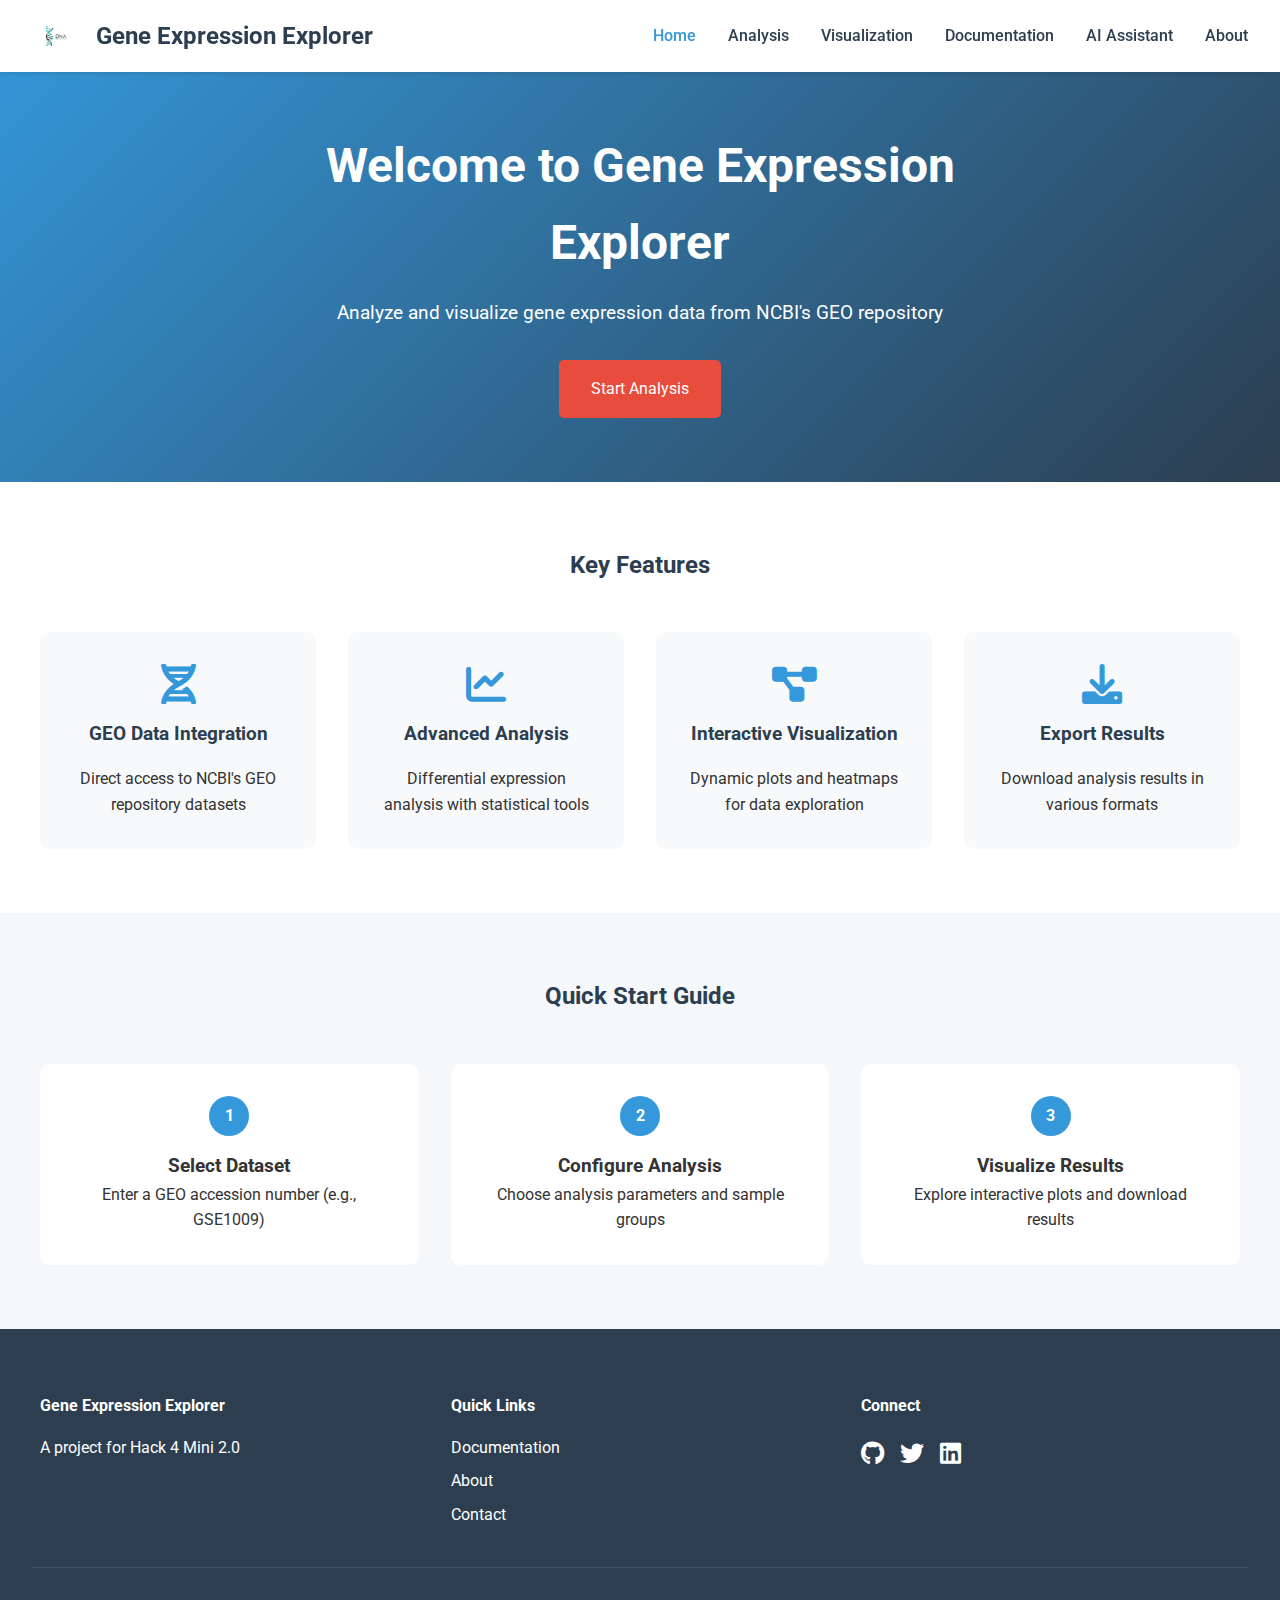
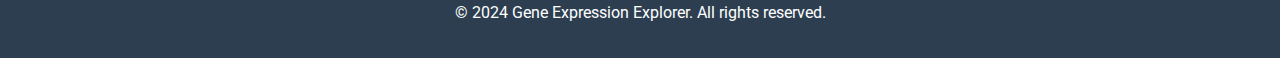
<file: frontend/index.html>
<!DOCTYPE html>
<html lang="en">
<head>
    <meta charset="UTF-8">
    <meta name="viewport" content="width=device-width, initial-scale=1.0">
    <title>Gene Expression Explorer</title>
    <link rel="stylesheet" href="styles.css">
    <link href="https://fonts.googleapis.com/css2?family=Roboto:wght@300;400;500;700&display=swap" rel="stylesheet">
    <link rel="stylesheet" href="https://cdnjs.cloudflare.com/ajax/libs/font-awesome/6.0.0/css/all.min.css">
</head>
<body>
    <nav class="navbar">
        <div class="logo">
            <img src="images/dnalogo.jpg" alt="DNA Logo">
            <span>Gene Expression Explorer</span>
        </div>
        <ul class="nav-links">
            <li><a href="index.html" class="active">Home</a></li>
            <li><a href="analysis.html">Analysis</a></li>
            <li><a href="visualization.html">Visualization</a></li>
            <li><a href="documentation.html">Documentation</a></li>
            <li><a href="assistant.html">AI Assistant</a></li>
            <li><a href="about.html">About</a></li>
        </ul>
    </nav>

    <header class="hero">
        <div class="hero-content">
            <h1>Welcome to Gene Expression Explorer</h1>
            <p>Analyze and visualize gene expression data from NCBI's GEO repository</p>
            <a href="analysis.html" class="cta-button">Start Analysis</a>
        </div>
    </header>

    <main>
        <section class="features">
            <h2>Key Features</h2>
            <div class="feature-grid">
                <div class="feature-card">
                    <i class="fas fa-dna"></i>
                    <h3>GEO Data Integration</h3>
                    <p>Direct access to NCBI's GEO repository datasets</p>
                </div>
                <div class="feature-card">
                    <i class="fas fa-chart-line"></i>
                    <h3>Advanced Analysis</h3>
                    <p>Differential expression analysis with statistical tools</p>
                </div>
                <div class="feature-card">
                    <i class="fas fa-project-diagram"></i>
                    <h3>Interactive Visualization</h3>
                    <p>Dynamic plots and heatmaps for data exploration</p>
                </div>
                <div class="feature-card">
                    <i class="fas fa-download"></i>
                    <h3>Export Results</h3>
                    <p>Download analysis results in various formats</p>
                </div>
            </div>
        </section>

        <section class="quick-start">
            <h2>Quick Start Guide</h2>
            <div class="steps">
                <div class="step">
                    <div class="step-number">1</div>
                    <h3>Select Dataset</h3>
                    <p>Enter a GEO accession number (e.g., GSE1009)</p>
                </div>
                <div class="step">
                    <div class="step-number">2</div>
                    <h3>Configure Analysis</h3>
                    <p>Choose analysis parameters and sample groups</p>
                </div>
                <div class="step">
                    <div class="step-number">3</div>
                    <h3>Visualize Results</h3>
                    <p>Explore interactive plots and download results</p>
                </div>
            </div>
        </section>
    </main>

    <footer>
        <div class="footer-content">
            <div class="footer-section">
                <h4>Gene Expression Explorer</h4>
                <p>A project for Hack 4 Mini 2.0</p>
            </div>
            <div class="footer-section">
                <h4>Quick Links</h4>
                <ul>
                    <li><a href="documentation.html">Documentation</a></li>
                    <li><a href="about.html">About</a></li>
                    <li><a href="#contact">Contact</a></li>
                </ul>
            </div>
            <div class="footer-section">
                <h4>Connect</h4>
                <div class="social-links">
                    <a href="#"><i class="fab fa-github"></i></a>
                    <a href="#"><i class="fab fa-twitter"></i></a>
                    <a href="#"><i class="fab fa-linkedin"></i></a>
                </div>
            </div>
        </div>
        <div class="footer-bottom">
            <p>&copy; 2024 Gene Expression Explorer. All rights reserved.</p>
        </div>
    </footer>

    <script src="js/script.js"></script>
</body>
</html>
</file>
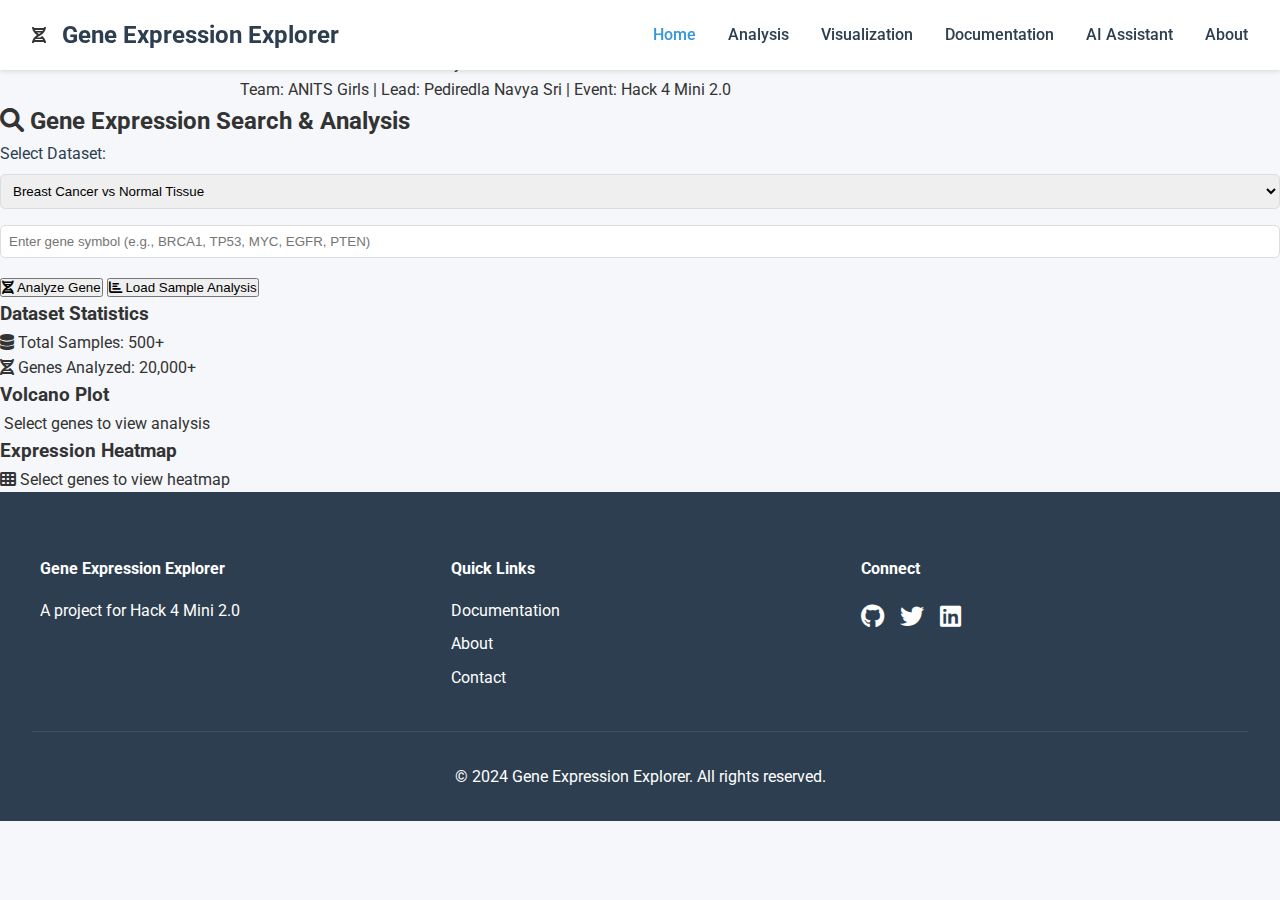
<file: frontend/dumy.html>
<!DOCTYPE html>
<html lang="en">
<head>
    <meta charset="UTF-8">
    <meta name="viewport" content="width=device-width, initial-scale=1.0">
    <title>Gene Expression Explorer</title>
    <link rel="stylesheet" href="styles.css">
    <link href="https://fonts.googleapis.com/css2?family=Roboto:wght@300;400;500;700&family=Montserrat:wght@600;700&display=swap" rel="stylesheet">
    <link rel="stylesheet" href="https://cdnjs.cloudflare.com/ajax/libs/font-awesome/6.0.0/css/all.min.css">
</head>
<body>
    <nav class="navbar">
        <div class="logo">
            <i class="fas fa-dna dna-icon"></i>
            <span>Gene Expression Explorer</span>
        </div>
        <ul class="nav-links">
            <li><a href="index.html" class="active">Home</a></li>
            <li><a href="analysis.html">Analysis</a></li>
            <li><a href="visualization.html">Visualization</a></li>
            <li><a href="documentation.html">Documentation</a></li>
            <li><a href="assistant.html">AI Assistant</a></li>
            <li><a href="about.html">About</a></li>
        </ul>
    </nav>

    <main class="main-content">
        <div class="hero-section">
            <div class="hero-content">
                <h1>Gene Expression Explorer</h1>
                <p class="subtitle">Advanced Bioinformatics Analysis Platform for Disease Research</p>
                <div class="team-info">
                    <p>Team: ANITS Girls | Lead: Pediredla Navya Sri | Event: Hack 4 Mini 2.0</p>
                </div>
            </div>
        </div>

        <div class="search-section">
            <div class="search-container">
                <h2><i class="fas fa-search"></i> Gene Expression Search & Analysis</h2>
                <div class="search-form">
                    <div class="form-group">
                        <label>Select Dataset:</label>
                        <select id="datasetSelect">
                            <option>Breast Cancer vs Normal Tissue</option>
                            <option>Lung Cancer Analysis</option>
                            <option>Leukemia Study</option>
                        </select>
                    </div>
                    <div class="form-group">
                        <input type="text" placeholder="Enter gene symbol (e.g., BRCA1, TP53, MYC, EGFR, PTEN)" class="gene-input">
                    </div>
                    <div class="button-group">
                        <button class="analyze-btn"><i class="fas fa-dna"></i> Analyze Gene</button>
                        <button class="sample-btn"><i class="fas fa-chart-bar"></i> Load Sample Analysis</button>
                    </div>
                </div>
            </div>
        </div>

        <div class="stats-section">
            <div class="stats-container">
                <div class="stat-card">
                    <h3>Dataset Statistics</h3>
                    <div class="stat-content">
                        <div class="stat-item">
                            <i class="fas fa-database"></i>
                            <span>Total Samples: 500+</span>
                        </div>
                        <div class="stat-item">
                            <i class="fas fa-dna"></i>
                            <span>Genes Analyzed: 20,000+</span>
                        </div>
                    </div>
                </div>
                <div class="stat-card">
                    <h3>Volcano Plot</h3>
                    <div class="plot-placeholder">
                        <i class="fas fa-chart-scatter"></i>
                        <span>Select genes to view analysis</span>
                    </div>
                </div>
                <div class="stat-card">
                    <h3>Expression Heatmap</h3>
                    <div class="plot-placeholder">
                        <i class="fas fa-th"></i>
                        <span>Select genes to view heatmap</span>
                    </div>
                </div>
            </div>
        </div>
    </main>

    <footer>
        <div class="footer-content">
            <div class="footer-section">
                <h4>Gene Expression Explorer</h4>
                <p>A project for Hack 4 Mini 2.0</p>
            </div>
            <div class="footer-section">
                <h4>Quick Links</h4>
                <ul>
                    <li><a href="documentation.html">Documentation</a></li>
                    <li><a href="about.html">About</a></li>
                    <li><a href="#contact">Contact</a></li>
                </ul>
            </div>
            <div class="footer-section">
                <h4>Connect</h4>
                <div class="social-links">
                    <a href="#"><i class="fab fa-github"></i></a>
                    <a href="#"><i class="fab fa-twitter"></i></a>
                    <a href="#"><i class="fab fa-linkedin"></i></a>
                </div>
            </div>
        </div>
        <div class="footer-bottom">
            <p>&copy; 2024 Gene Expression Explorer. All rights reserved.</p>
        </div>
    </footer>
</body>
</html>
</file>
<file: frontend/styles.css>
/* Reset and base styles */
* {
    margin: 0;
    padding: 0;
    box-sizing: border-box;
}

body {
    font-family: 'Roboto', sans-serif;
    line-height: 1.6;
    color: #333;
    background-color: #f5f7fa;
}

/* Navbar styles */
.navbar {
    background-color: #ffffff;
    box-shadow: 0 2px 4px rgba(0,0,0,0.1);
    padding: 1rem 2rem;
    position: fixed;
    width: 100%;
    top: 0;
    z-index: 1000;
    display: flex;
    justify-content: space-between;
    align-items: center;
}

.logo {
    display: flex;
    align-items: center;
    gap: 1rem;
}

.logo img {
    height: 40px;
}

.logo span {
    font-size: 1.5rem;
    font-weight: 700;
    color: #2c3e50;
}

.nav-links {
    display: flex;
    gap: 2rem;
    list-style: none;
}

.nav-links a {
    text-decoration: none;
    color: #2c3e50;
    font-weight: 500;
    transition: color 0.3s;
}

.nav-links a:hover {
    color: #3498db;
}

.nav-links a.active {
    color: #3498db;
}

/* Hero section */
.hero {
    padding: 8rem 2rem 4rem;
    background: linear-gradient(135deg, #3498db, #2c3e50);
    color: white;
    text-align: center;
}

.hero-content {
    max-width: 800px;
    margin: 0 auto;
}
.hero h1 {
    font-size: 3rem;
    margin-bottom: 1rem;
}

.hero p {
    font-size: 1.2rem;
    margin-bottom: 2rem;
}

.cta-button {
    display: inline-block;
    padding: 1rem 2rem;
    background-color: #e74c3c;
    color: white;
    text-decoration: none;
    border-radius: 5px;
    transition: background-color 0.3s;
}

.cta-button:hover {
    background-color: #c0392b;
}

/* Features section */
.features {
    padding: 4rem 2rem;
    background-color: white;
}

.features h2 {
    text-align: center;
    margin-bottom: 3rem;
    color: #2c3e50;
}

.feature-grid {
    display: grid;
    grid-template-columns: repeat(auto-fit, minmax(250px, 1fr));
    gap: 2rem;
    max-width: 1200px;
    margin: 0 auto;
}

.feature-card {
    padding: 2rem;
    text-align: center;
    background-color: #f8f9fa;
    border-radius: 10px;
    transition: transform 0.3s;
}

.feature-card:hover {
    transform: translateY(-5px);
}

.feature-card i {
    font-size: 2.5rem;
    color: #3498db;
    margin-bottom: 1rem;
}

.feature-card h3 {
    margin-bottom: 1rem;
    color: #2c3e50;
}

/* Quick Start section */
.quick-start {
    padding: 4rem 2rem;
    background-color: #f5f7fa;
}

.quick-start h2 {
    text-align: center;
    margin-bottom: 3rem;
    color: #2c3e50;
}

.steps {
    display: flex;
    justify-content: center;
    gap: 2rem;
    flex-wrap: wrap;
    max-width: 1200px;
    margin: 0 auto;
}

.step {
    flex: 1;
    min-width: 250px;
    padding: 2rem;
    background-color: white;
    border-radius: 10px;
    text-align: center;
    position: relative;
}

.step-number {
    width: 40px;
    height: 40px;
    background-color: #3498db;
    color: white;
    border-radius: 50%;
    display: flex;
    align-items: center;
    justify-content: center;
    margin: 0 auto 1rem;
    font-weight: bold;
}

/* Analysis page specific styles */
/* Analysis page specific styles */
.analysis-page {
    padding: 80px 2rem 2rem;
    max-width: 1200px;
    margin: 0 auto;
}

.analysis-form {
    background-color: white;
    padding: 2rem;
    border-radius: 10px;
    box-shadow: 0 2px 4px rgba(0,0,0,0.1);
    margin-bottom: 2rem;
}

.results-section {
    background-color: white;
    padding: 2rem;
    border-radius: 10px;
    box-shadow: 0 2px 4px rgba(0,0,0,0.1);
}

.loading-spinner {
    text-align: center;
    padding: 2rem;
}

.loading-spinner i {
    font-size: 2rem;
    color: #3498db;
}

.error-message {
    color: #e74c3c;
    text-align: center;
    padding: 2rem;
}

.error-message i {
    font-size: 2rem;
    margin-bottom: 1rem;
}

.dataset-info, .analysis-info, .analysis-results {
    margin-bottom: 2rem;
}

.plot-container {
    width: 100%;
    max-width: 800px;
    margin: 0 auto;
}

.plot-container img {
    width: 100%;
    height: auto;
    border-radius: 5px;
}

.variance-explained {
    text-align: center;
    margin-top: 1rem;
}
.form-help {
    display: block;
    color: #666;
    font-size: 0.9em;
    margin-top: 0.25rem;
}

/* Footer styles */
footer {
    background-color: #2c3e50;
    color: white;
    padding: 4rem 2rem 2rem;
}

.footer-content {
    display: grid;
    grid-template-columns: repeat(auto-fit, minmax(250px, 1fr));
    gap: 2rem;
    max-width: 1200px;
    margin: 0 auto;
}

.footer-section h4 {
    margin-bottom: 1rem;
}

.footer-section ul {
    list-style: none;
}

.footer-section ul li {
    margin-bottom: 0.5rem;
}

.footer-section a {
    color: white;
    text-decoration: none;
}

.social-links {
    display: flex;
    gap: 1rem;
}

.social-links a {
    font-size: 1.5rem;
}

.footer-bottom {
    text-align: center;
    margin-top: 2rem;
    padding-top: 2rem;
    border-top: 1px solid rgba(255,255,255,0.1);
}
/* Documentation page styles */
.documentation-page {
    padding: 80px 0;
    display: grid;
    grid-template-columns: 250px 1fr;
    gap: 2rem;
    max-width: 1200px;
    margin: 0 auto;
}

.doc-sidebar {
    padding: 2rem;
    background-color: #f8f9fa;
    border-radius: 10px;
    position: sticky;
    top: 100px;
    height: fit-content;
}

.doc-nav {
    list-style: none;
}

.doc-nav a {
    display: block;
    padding: 0.5rem 1rem;
    color: #2c3e50;
    text-decoration: none;
    border-radius: 5px;
    transition: background-color 0.3s;
}

.doc-nav a:hover {
    background-color: #e9ecef;
}

.doc-content {
    padding: 2rem;
}

.doc-section {
    margin-bottom: 3rem;
}

.endpoint {
    background-color: #f8f9fa;
    padding: 1rem;
    border-radius: 5px;
    margin-bottom: 1rem;
}

.endpoint pre {
    background-color: #2c3e50;
    color: white;
    padding: 1rem;
    border-radius: 5px;
    overflow-x: auto;
}

.tutorial-card {
    background-color: white;
    padding: 2rem;
    border-radius: 10px;
    margin-bottom: 1rem;
    box-shadow: 0 2px 4px rgba(0,0,0,0.1);
}

.faq-item {
    margin-bottom: 2rem;
}

/* About page styles */
.about-hero {
    background: linear-gradient(135deg, #3498db, #2c3e50);
    color: white;
    padding: 8rem 2rem 4rem;
    text-align: center;
}

.about-hero-content {
    max-width: 800px;
    margin: 0 auto;
}

.project-info {
    padding: 4rem 2rem;
    background-color: white;
}

.container {
    max-width: 1200px;
    margin: 0 auto;
}

.project-features {
    display: grid;
    grid-template-columns: repeat(auto-fit, minmax(250px, 1fr));
    gap: 2rem;
    margin-top: 3rem;
}

.team-section {
    padding: 4rem 2rem;
    background-color: #f8f9fa;
}

.team-grid {
    display: grid;
    grid-template-columns: repeat(auto-fit, minmax(250px, 1fr));
    gap: 2rem;
    margin-top: 3rem;
}

.team-member {
    background-color: white;
    padding: 2rem;
    border-radius: 10px;
    text-align: center;
    box-shadow: 0 2px 4px rgba(0,0,0,0.1);
}

.team-member img {
    width: 150px;
    height: 150px;
    border-radius: 50%;
    margin-bottom: 1rem;
}

.contact-section {
    padding: 4rem 2rem;
    background-color: white;
}

.contact-grid {
    display: grid;
    grid-template-columns: repeat(auto-fit, minmax(300px, 1fr));
    gap: 2rem;
    margin-top: 3rem;
}

.contact-info {
    display: flex;
    flex-direction: column;
    gap: 1rem;
}

.contact-item {
    display: flex;
    align-items: center;
    gap: 1rem;
}

.contact-form {
    display: flex;
    flex-direction: column;
    gap: 1rem;
}

.contact-form .form-group {
    margin-bottom: 1rem;
}

.contact-form textarea {
    height: 150px;
    resize: vertical;
}
/* AI Assistant page styles */
.assistant-page {
    padding: 80px 2rem 2rem;
    display: grid;
    grid-template-columns: 1fr 300px;
    gap: 2rem;
    max-width: 1400px;
    margin: 0 auto;
    min-height: calc(100vh - 80px);
}

.chat-container {
    background-color: white;
    border-radius: 10px;
    box-shadow: 0 2px 4px rgba(0,0,0,0.1);
    display: flex;
    flex-direction: column;
    height: calc(100vh - 120px);
}

.chat-header {
    padding: 1.5rem;
    border-bottom: 1px solid #eee;
}

.chat-header h2 {
    display: flex;
    align-items: center;
    gap: 0.5rem;
    color: #2c3e50;
}

.chat-header i {
    color: #3498db;
}

.chat-messages {
    flex: 1;
    padding: 1.5rem;
    overflow-y: auto;
    display: flex;
    flex-direction: column;
    gap: 1rem;
}

.message {
    display: flex;
    margin-bottom: 1rem;
}

.message.user {
    justify-content: flex-end;
}

.message-content {
    max-width: 70%;
    padding: 1rem;
    border-radius: 10px;
    background-color: #f8f9fa;
}

.message.user .message-content {
    background-color: #3498db;
    color: white;
}

.message.assistant .message-content {
    background-color: #f8f9fa;
    color: #2c3e50;
}

.message.assistant .message-content ul {
    margin-top: 0.5rem;
    margin-left: 1.5rem;
}

.chat-input {
    padding: 1.5rem;
    border-top: 1px solid #eee;
}

.chat-input form {
    display: flex;
    gap: 1rem;
}

.chat-input input {
    flex: 1;
    padding: 0.75rem;
    border: 1px solid #ddd;
    border-radius: 5px;
    font-size: 1rem;
}

.chat-input button {
    padding: 0.75rem 1.5rem;
    background-color: #3498db;
    color: white;
    border: none;
    border-radius: 5px;
    cursor: pointer;
    transition: background-color 0.3s;
}

.chat-input button:hover {
    background-color: #2980b9;
}

.assistant-sidebar {
    background-color: white;
    border-radius: 10px;
    box-shadow: 0 2px 4px rgba(0,0,0,0.1);
    padding: 1.5rem;
    height: fit-content;
}

.sample-questions {
    margin-bottom: 2rem;
}

.sample-questions h3,
.chat-history h3 {
    margin-bottom: 1rem;
    color: #2c3e50;
}

.sample-questions ul,
.chat-history ul {
    list-style: none;
}

.sample-question {
    display: block;
    padding: 0.5rem;
    color: #3498db;
    text-decoration: none;
    border-radius: 5px;
    transition: background-color 0.3s;
}

.sample-question:hover {
    background-color: #f8f9fa;
}

#conversationHistory li {
    padding: 0.5rem;
    border-bottom: 1px solid #eee;
    cursor: pointer;
}

#conversationHistory li:hover {
    background-color: #f8f9fa;
}
/* Visualization page styles */
.visualization-page {
    padding: 80px 2rem 2rem;
    max-width: 1400px;
    margin: 0 auto;
}

.viz-container {
    display: grid;
    grid-template-columns: 300px 1fr;
    gap: 2rem;
    background-color: white;
    padding: 2rem;
    border-radius: 10px;
    box-shadow: 0 2px 4px rgba(0,0,0,0.1);
}

.viz-controls {
    border-right: 1px solid #eee;
    padding-right: 2rem;
}

.control-section {
    margin-bottom: 2rem;
}

.control-section h2 {
    font-size: 1.2rem;
    margin-bottom: 1rem;
    color: #2c3e50;
}

.form-group {
    margin-bottom: 1rem;
}

.form-group label {
    display: block;
    margin-bottom: 0.5rem;
    color: #2c3e50;
}

.form-group input,
.form-group select {
    width: 100%;
    padding: 0.5rem;
    border: 1px solid #ddd;
    border-radius: 5px;
}

.form-group select[multiple] {
    height: 200px;
}

.viz-button {
    background-color: #3498db;
    color: white;
    border: none;
    padding: 0.5rem 1rem;
    border-radius: 5px;
    cursor: pointer;
    width: 100%;
    margin-top: 0.5rem;
}

.viz-button:hover {
    background-color: #2980b9;
}

.viz-display {
    min-height: 600px;
}

#plotContainer {
    width: 100%;
    height: 500px;
    background-color: #f8f9fa;
    border-radius: 5px;
    display: flex;
    align-items: center;
    justify-content: center;
    margin-bottom: 1rem;
}

.initial-message {
    text-align: center;
    color: #6c757d;
}

.initial-message i {
    font-size: 3rem;
    margin-bottom: 1rem;
}

.plot-controls {
    display: flex;
    gap: 1rem;
    justify-content: flex-end;
}

.download-button {
    padding: 0.5rem 1rem;
    background-color: #2ecc71;
    color: white;
    border: none;
    border-radius: 5px;
    cursor: pointer;
    display: flex;
    align-items: center;
    gap: 0.5rem;
}

.download-button:hover {
    background-color: #27ae60;
}

.loading {
    text-align: center;
    color: #6c757d;
}

.loading i {
    font-size: 2rem;
    margin-bottom: 1rem;
}

.error-message {
    color: #e74c3c;
    text-align: center;
}

.error-message i {
    font-size: 2rem;
    margin-bottom: 1rem;
}

.plot-info {
    margin-top: 1rem;
    text-align: center;
    color: #2c3e50;
}
</file>
